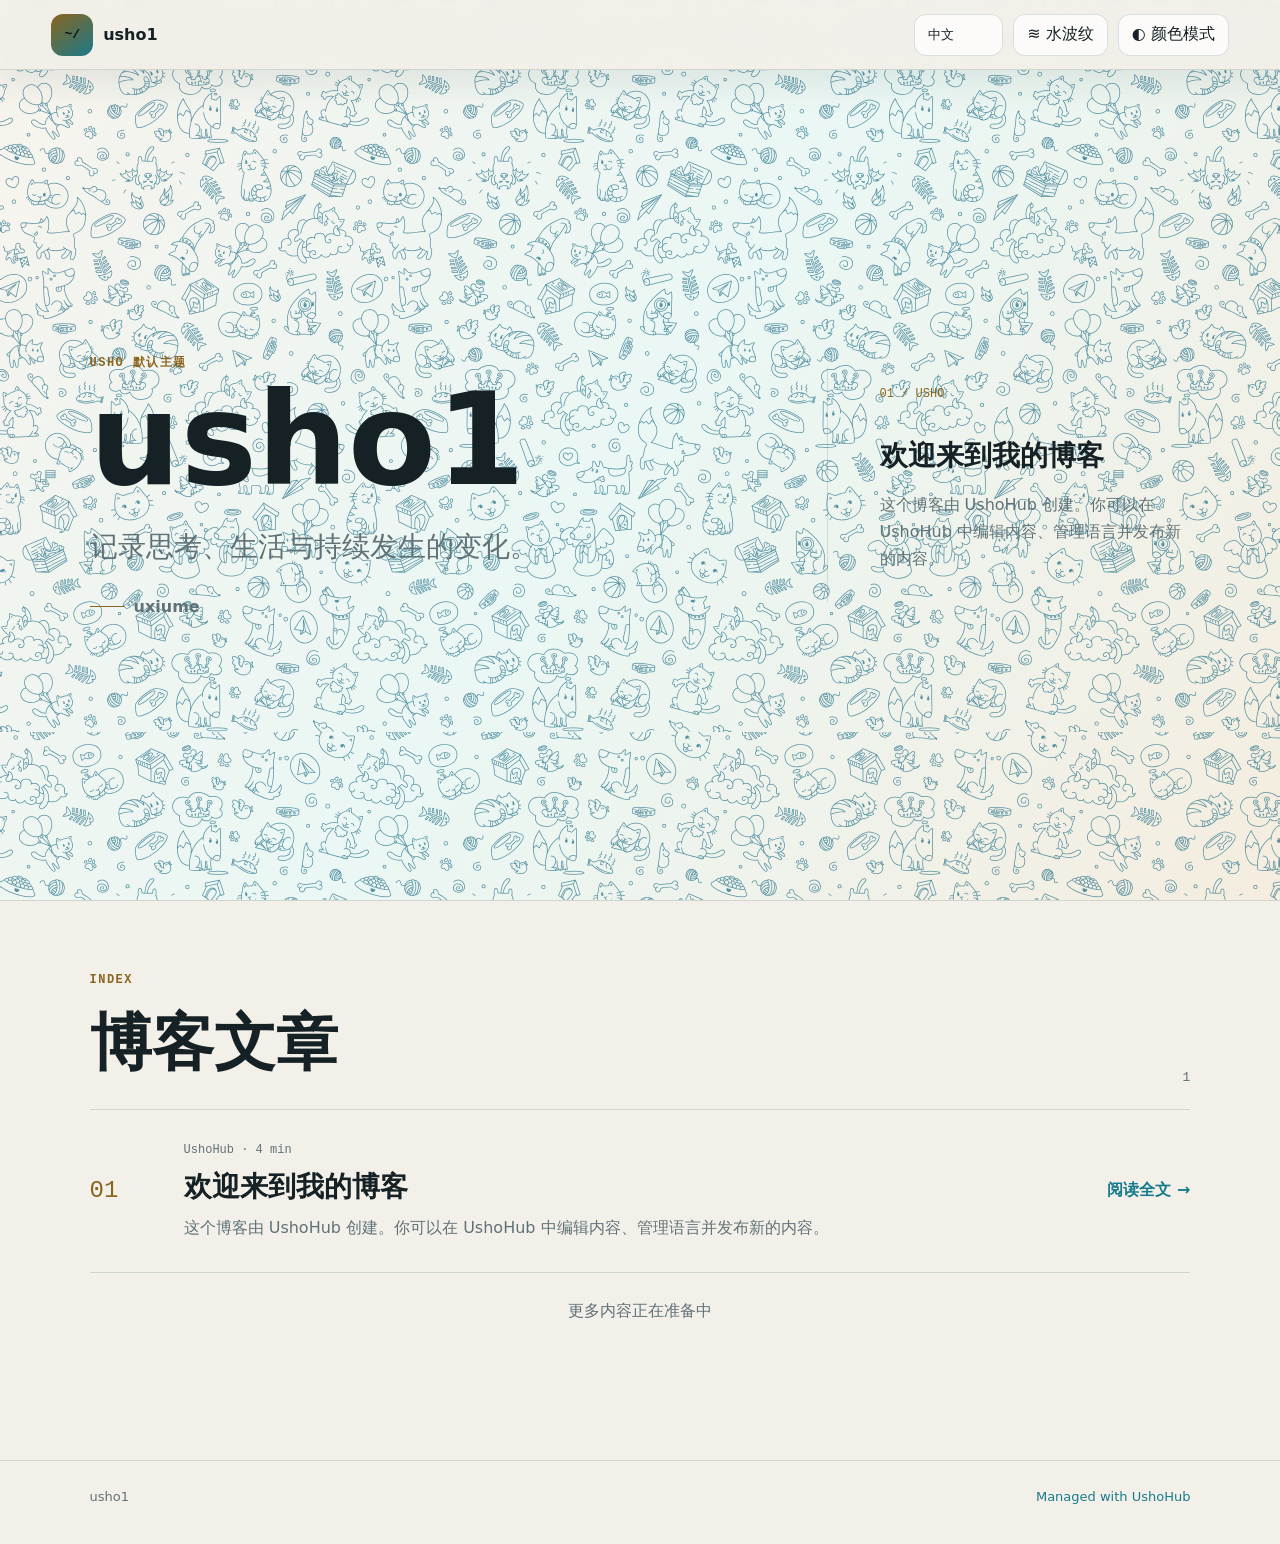
<file: index.html>
<!doctype html>
<html lang="zh-CN">
  <head>
    <meta charset="utf-8" />
    <meta name="viewport" content="width=device-width, initial-scale=1" />
    <meta name="color-scheme" content="dark light" />
    <meta name="theme-color" content="#08141d" />
    <title>usho1</title>
    <meta name="description" content="记录思考、生活与持续发生的变化。" />
    <link rel="stylesheet" href="./assets/usho-default.css" />
    <script>
      (function () {
        var saved = localStorage.getItem("usho-color-mode") || "system";
        var dark = saved === "dark" || (saved === "system" && matchMedia("(prefers-color-scheme: dark)").matches);
        document.documentElement.dataset.theme = dark ? "dark" : "light";
        document.documentElement.dataset.mode = saved;
      })();
    </script>
  </head>
  <body>
    <header class="site-header">
      <a class="brand" href="./" aria-label="usho1">
        <span class="brand-mark">~/</span>
        <span>usho1</span>
      </a>
      <div class="header-actions">
        <label class="language-control">
          <span class="sr-only">Language</span>
          <select id="language-select" aria-label="Language"><option value="zh-CN" selected>中文</option><option value="en">English</option><option value="ja">日本語</option><option value="ko">한국어</option><option value="fr">Français</option><option value="de">Deutsch</option><option value="es">Español</option><option value="pt">Português</option><option value="ru">Русский</option><option value="ar">العربية</option></select>
        </label>
        <button id="ripple-toggle" type="button" aria-label="切换水波纹">≋ <span id="ripple-label">Ripple</span></button>
        <button id="theme-toggle" type="button" aria-label="切换颜色模式">◐ <span id="theme-label">Theme</span></button>
      </div>
    </header>

    <main>
      <section class="hero">
        <div class="hero-copy">
          <p class="eyebrow" data-i18n="eyebrow">USHO 默认主题</p>
          <h1>usho1</h1>
          <p class="intro" data-i18n="intro">记录思考、生活与持续发生的变化。</p>
          <div class="author"><span></span>uxiume</div>
        </div>
        <aside class="hero-preview">
          <span>01 / USHO</span>
          <strong data-i18n="welcome">欢迎来到我的博客</strong>
          <p data-i18n="excerpt">这个博客由 UshoHub 创建。你可以在 UshoHub 中编辑内容、管理语言并发布新的文章。</p>
        </aside>
      </section>

      <section class="writing">
        <div class="section-heading">
          <div>
            <p class="eyebrow">INDEX</p>
            <h2 data-i18n="latest">博客文章</h2>
          </div>
          <span>1</span>
        </div>
        <article class="post-card">
          <div class="post-index">01</div>
          <div>
            <p class="post-meta">UshoHub · 4 min</p>
            <h3 data-i18n="welcome">欢迎来到我的博客</h3>
            <p data-i18n="excerpt">这个博客由 UshoHub 创建。你可以在 UshoHub 中编辑内容、管理语言并发布新的文章。</p>
          </div>
          <a href="./posts/welcome/"><span data-i18n="read">阅读全文</span> →</a>
        </article>
        <div class="empty-note" data-i18n="empty">更多内容正在准备中</div>
      </section>
    </main>

    <footer>
      <span>usho1</span>
      <a href="https://uxiume.github.io/usho/" rel="noreferrer">Managed with UshoHub</a>
    </footer>
    <script src="./assets/usho-default.js"></script>
    <script src="./assets/usho-water-ripple.js"></script>
  </body>
</html>
</file>
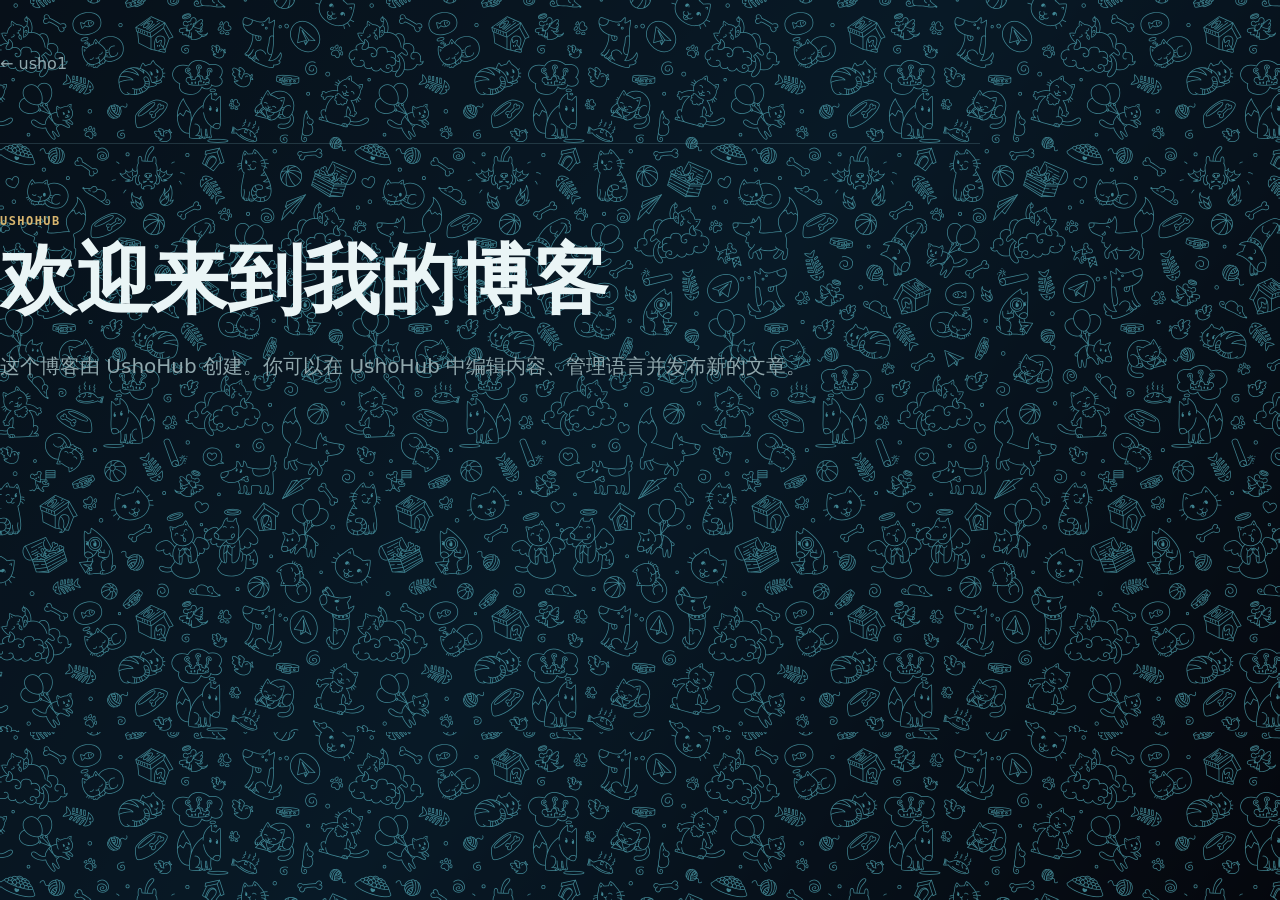
<file: posts/welcome/index.html>
<!doctype html>
<html lang="zh-CN">
  <head>
    <meta charset="utf-8" />
    <meta name="viewport" content="width=device-width, initial-scale=1" />
    <meta name="color-scheme" content="dark light" />
    <title>欢迎来到我的博客 · usho1</title>
    <link rel="stylesheet" href="../../assets/usho-default.css" />
  </head>
  <body>
    <main class="article-shell">
      <a class="back-link" href="../../">← usho1</a>
      <article class="article-body">
        <p class="eyebrow">USHOHUB</p>
        <h1>欢迎来到我的博客</h1>
        <p>这个博客由 UshoHub 创建。你可以在 UshoHub 中编辑内容、管理语言并发布新的文章。</p>
      </article>
    </main>
    <script src="../../assets/usho-default.js"></script>
    <script src="../../assets/usho-water-ripple.js"></script>
  </body>
</html>
</file>
<file: assets/usho-default.css>
:root {
  color-scheme: dark;
  --bg: #05090d;
  --panel: rgba(10, 22, 31, 0.78);
  --panel-strong: #0b1821;
  --text: #eaf5f6;
  --muted: #91a8ad;
  --line: rgba(148, 211, 218, 0.18);
  --accent: #d8b66f;
  --cyan: #69d8e7;
  --shadow: rgba(0, 0, 0, 0.42);
}

:root[data-theme="light"] {
  color-scheme: light;
  --bg: #f3f0e9;
  --panel: rgba(255, 255, 255, 0.76);
  --panel-strong: #ffffff;
  --text: #152125;
  --muted: #607277;
  --line: rgba(33, 78, 85, 0.16);
  --accent: #8b641e;
  --cyan: #187b8b;
  --shadow: rgba(26, 46, 50, 0.16);
}

* { box-sizing: border-box; }
html { min-height: 100%; background: var(--bg); }
body {
  min-height: 100vh;
  margin: 0;
  background:
    radial-gradient(circle at 14% 8%, color-mix(in srgb, var(--cyan) 14%, transparent), transparent 34%),
    radial-gradient(circle at 82% 18%, color-mix(in srgb, var(--accent) 10%, transparent), transparent 30%),
    var(--bg);
  color: var(--text);
  font-family: Inter, ui-sans-serif, system-ui, -apple-system, BlinkMacSystemFont, "Segoe UI", sans-serif;
  letter-spacing: 0;
}

body::before {
  position: fixed;
  inset: 0;
  z-index: 0;
  background-image: url("./tg-pattern.svg");
  background-repeat: repeat;
  background-size: 356px 732px;
  content: "";
  opacity: 0.14;
  pointer-events: none;
  filter: invert(83%) sepia(20%) saturate(1120%) hue-rotate(142deg) brightness(92%);
}

:root[data-theme="light"] body::before {
  opacity: 0.1;
  filter: invert(30%) sepia(18%) saturate(950%) hue-rotate(142deg) brightness(86%);
}

:root[data-water-ripple="webgl"] body::before { opacity: 0; }

a { color: inherit; text-decoration: none; }
button { font: inherit; }
.sr-only { position: absolute; width: 1px; height: 1px; overflow: hidden; clip: rect(0, 0, 0, 0); white-space: nowrap; }
.water-field-canvas { position: fixed; inset: 0; z-index: 0; width: 100vw; height: 100vh; pointer-events: none; contain: strict; }

.site-header, main, footer { position: relative; z-index: 1; }
.site-header {
  position: sticky;
  top: 0;
  z-index: 20;
  display: flex;
  align-items: center;
  justify-content: space-between;
  width: 100%;
  min-height: 70px;
  margin: 0;
  padding: 10px clamp(18px, 4vw, 64px);
  border-bottom: 1px solid var(--line);
  background: color-mix(in srgb, var(--bg) 94%, transparent);
  box-shadow: 0 10px 38px color-mix(in srgb, var(--shadow) 60%, transparent);
  backdrop-filter: blur(20px);
}
.brand, .header-actions { display: flex; align-items: center; gap: 10px; }
.brand { font-weight: 850; }
.brand-mark { display: grid; width: 42px; height: 42px; place-items: center; border-radius: 12px; background: linear-gradient(145deg, var(--accent), var(--cyan)); color: #071015; font-family: monospace; }
.header-actions button, .language-control select { min-height: 42px; padding: 0 13px; border: 1px solid var(--line); border-radius: 12px; background: var(--panel); color: var(--text); cursor: pointer; }
.language-control select { max-width: 132px; appearance: none; }

main { width: 100%; margin: 0; }
.hero { display: grid; grid-template-columns: minmax(0, 1.4fr) minmax(280px, 0.8fr); gap: clamp(40px, 8vw, 140px); align-items: center; min-height: calc(100vh - 70px); padding: clamp(72px, 9vw, 150px) clamp(24px, 7vw, 120px); }
.eyebrow { margin: 0 0 14px; color: var(--accent); font-family: ui-monospace, monospace; font-size: 12px; font-weight: 800; letter-spacing: 0.12em; text-transform: uppercase; }
.hero h1 { max-width: 840px; margin: 0; font-size: clamp(58px, 10vw, 132px); line-height: 0.86; overflow-wrap: anywhere; }
.intro { max-width: 680px; margin: 30px 0 0; color: var(--muted); font-size: clamp(18px, 2.4vw, 28px); line-height: 1.55; }
.author { display: flex; gap: 10px; align-items: center; margin-top: 28px; color: var(--muted); font-weight: 700; }
.author span { width: 34px; height: 1px; background: var(--accent); }
.hero-preview { max-width: 520px; padding: 14px 0 14px clamp(24px, 4vw, 58px); border-left: 1px solid var(--line); }
.hero-preview span, .post-meta { color: var(--accent); font-family: monospace; font-size: 12px; }
.hero-preview strong { display: block; margin: 36px 0 12px; font-size: 28px; }
.hero-preview p, .post-card p { color: var(--muted); line-height: 1.7; }

.writing { padding: 72px clamp(24px, 7vw, 120px) 110px; border-top: 1px solid var(--line); background: color-mix(in srgb, var(--bg) 72%, transparent); }
.section-heading { display: flex; align-items: end; justify-content: space-between; margin-bottom: 24px; }
.section-heading h2 { margin: 0; font-size: clamp(34px, 5vw, 62px); }
.section-heading > span { color: var(--muted); font-family: monospace; }
.post-card { display: grid; grid-template-columns: 70px minmax(0, 1fr) auto; gap: 24px; align-items: center; padding: 30px 0; border-top: 1px solid var(--line); border-bottom: 1px solid var(--line); }
.post-index { color: var(--accent); font-family: monospace; font-size: 24px; }
.post-card h3 { margin: 8px 0; font-size: 28px; }
.post-card p { margin: 0; }
.post-card a { color: var(--cyan); font-weight: 800; }
.empty-note { padding: 28px 0; color: var(--muted); text-align: center; }

.article-shell { width: min(980px, calc(100% - 48px)); min-height: 100vh; padding: 54px 0 90px; }
.back-link { display: inline-flex; margin-bottom: 70px; color: var(--muted); }
.article-body { padding: clamp(28px, 6vw, 70px) 0; border-top: 1px solid var(--line); }
.article-body h1 { margin: 0 0 30px; font-size: clamp(42px, 7vw, 76px); line-height: 1; }
.article-body > p:last-child { color: var(--muted); font-size: 20px; line-height: 1.8; }

footer { display: flex; justify-content: space-between; width: 100%; margin: 0; padding: 28px clamp(24px, 7vw, 120px) 40px; border-top: 1px solid var(--line); color: var(--muted); font-size: 13px; }
footer a { color: var(--cyan); }

@media (max-width: 760px) {
  .header-actions button span, .brand > span:last-child { display: none; }
  .hero { grid-template-columns: 1fr; min-height: calc(100vh - 70px); padding-top: 64px; }
  .hero h1 { font-size: clamp(52px, 18vw, 86px); }
  .hero-preview { padding-left: 0; border-top: 1px solid var(--line); border-left: 0; }
  .post-card { grid-template-columns: 44px minmax(0, 1fr); }
  .post-card a { grid-column: 2; }
  footer { gap: 18px; flex-direction: column; }
}
</file>
